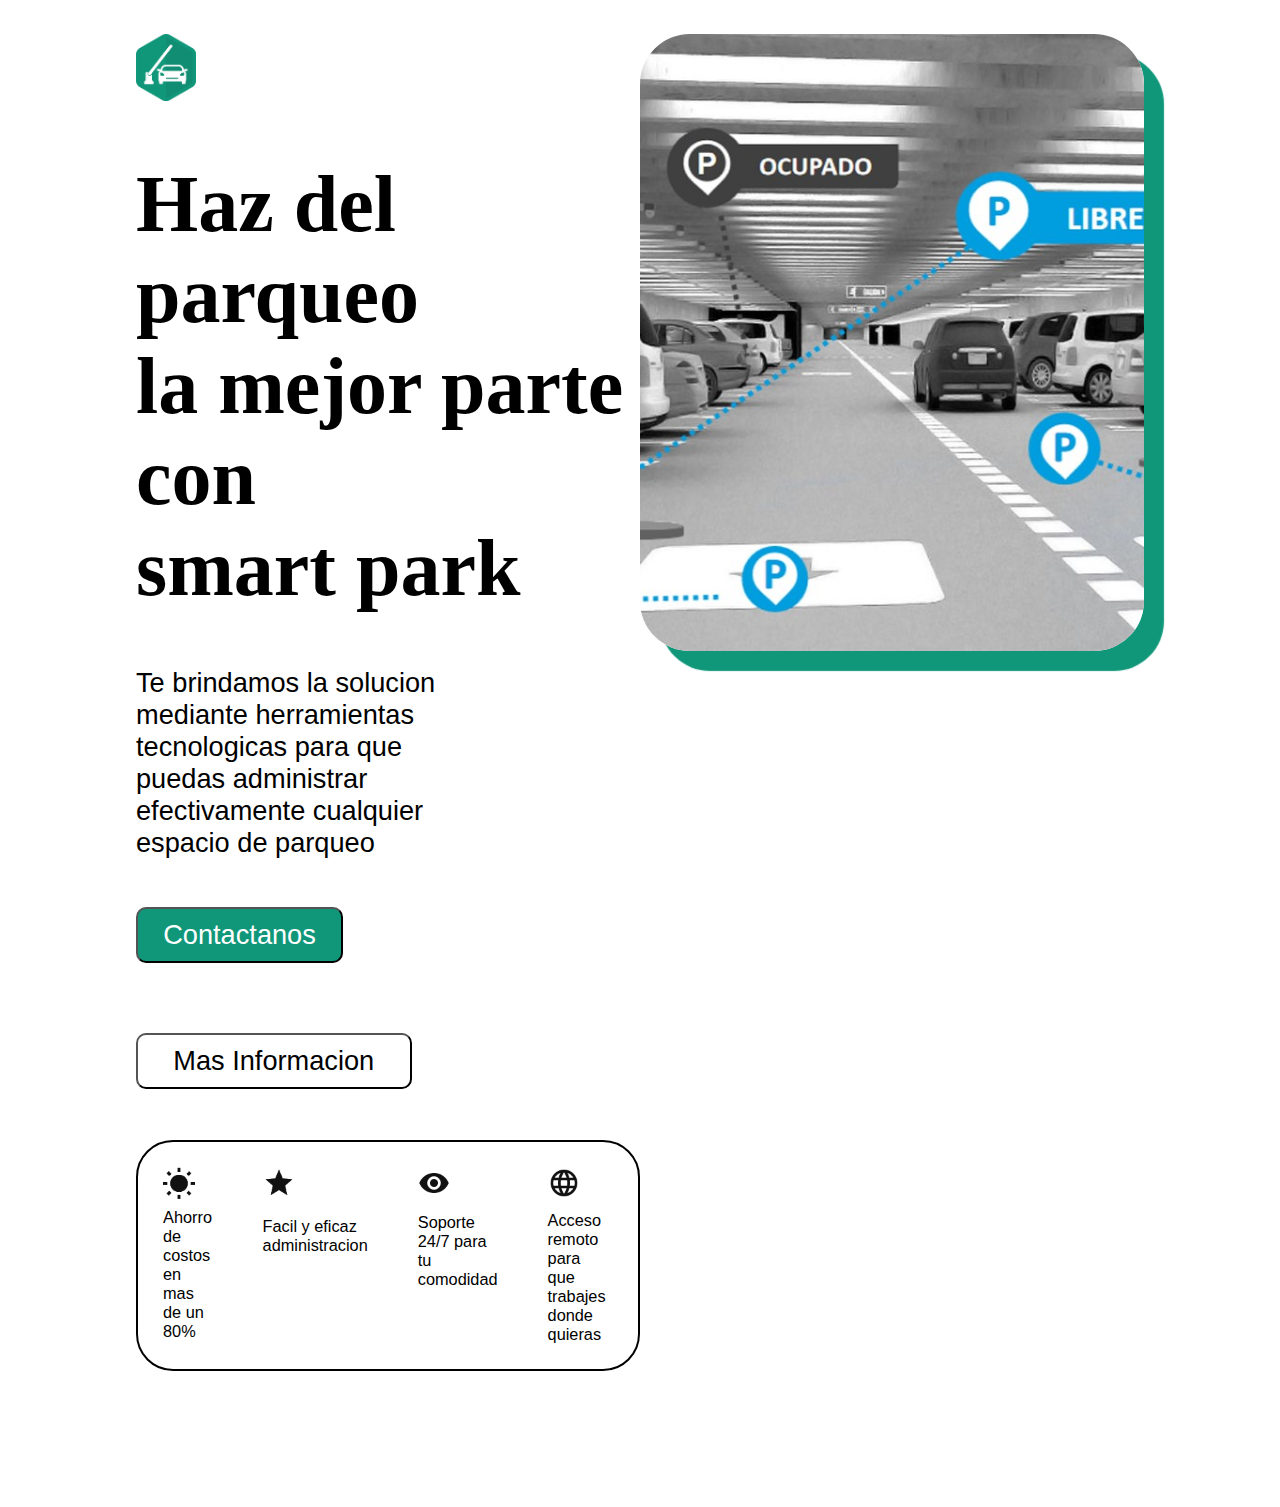
<file: index.html>
<!DOCTYPE html>
<html lang="es">
<head>
    <meta charset="UTF-8">
    <meta name="viewport" content="width=device-width, initial-scale=1.0">
    <title>Pagina 6</title>
    <link rel="stylesheet" href="/style/main.css">
    <script defer src="/js/main.js"></script>
</head>
<body>
    <div>
        <img src="/images/main/circulito.png" alt="Logo">
        <h1>Haz del parqueo <br> la mejor parte con <br> <span>smart park</span></h1>
        <p id="aña">Te brindamos la solucion mediante herramientas tecnologicas para que puedas administrar efectivamente cualquier espacio de parqueo</p> 
        <div id="botones">
            <button id="negrito">Contactanos</button>
            <button id="blanquito">Mas Informacion</button>
        </div>
        <div id="tabla" style="border: 2px solid black">
            <div>
                <img src="/images/main/sol icono.png" alt="sol">
                <p id="hola">Ahorro de costos en mas de un 80%</p>
            </div>
            <div>
                <img src="/images/main/estrella icono.png" alt="estrella">
                <p id="hola">Facil y eficaz administracion</p>
            </div>
            <div>
                <img src="/images/main/ojo icono.png" alt="ojo">
                <p id="hola">Soporte 24/7 para tu comodidad</p>
            </div>
            <div>
                <img src="/images/main/mundo icono.png" alt="">
                <p id="hola">Acceso remoto para que trabajes donde quieras</p>
            </div>
        </div>
    </div>
    <img id="info" src="/images/main/imagen-principal.jpg" alt="infografia">
</body>
</html>
</file>
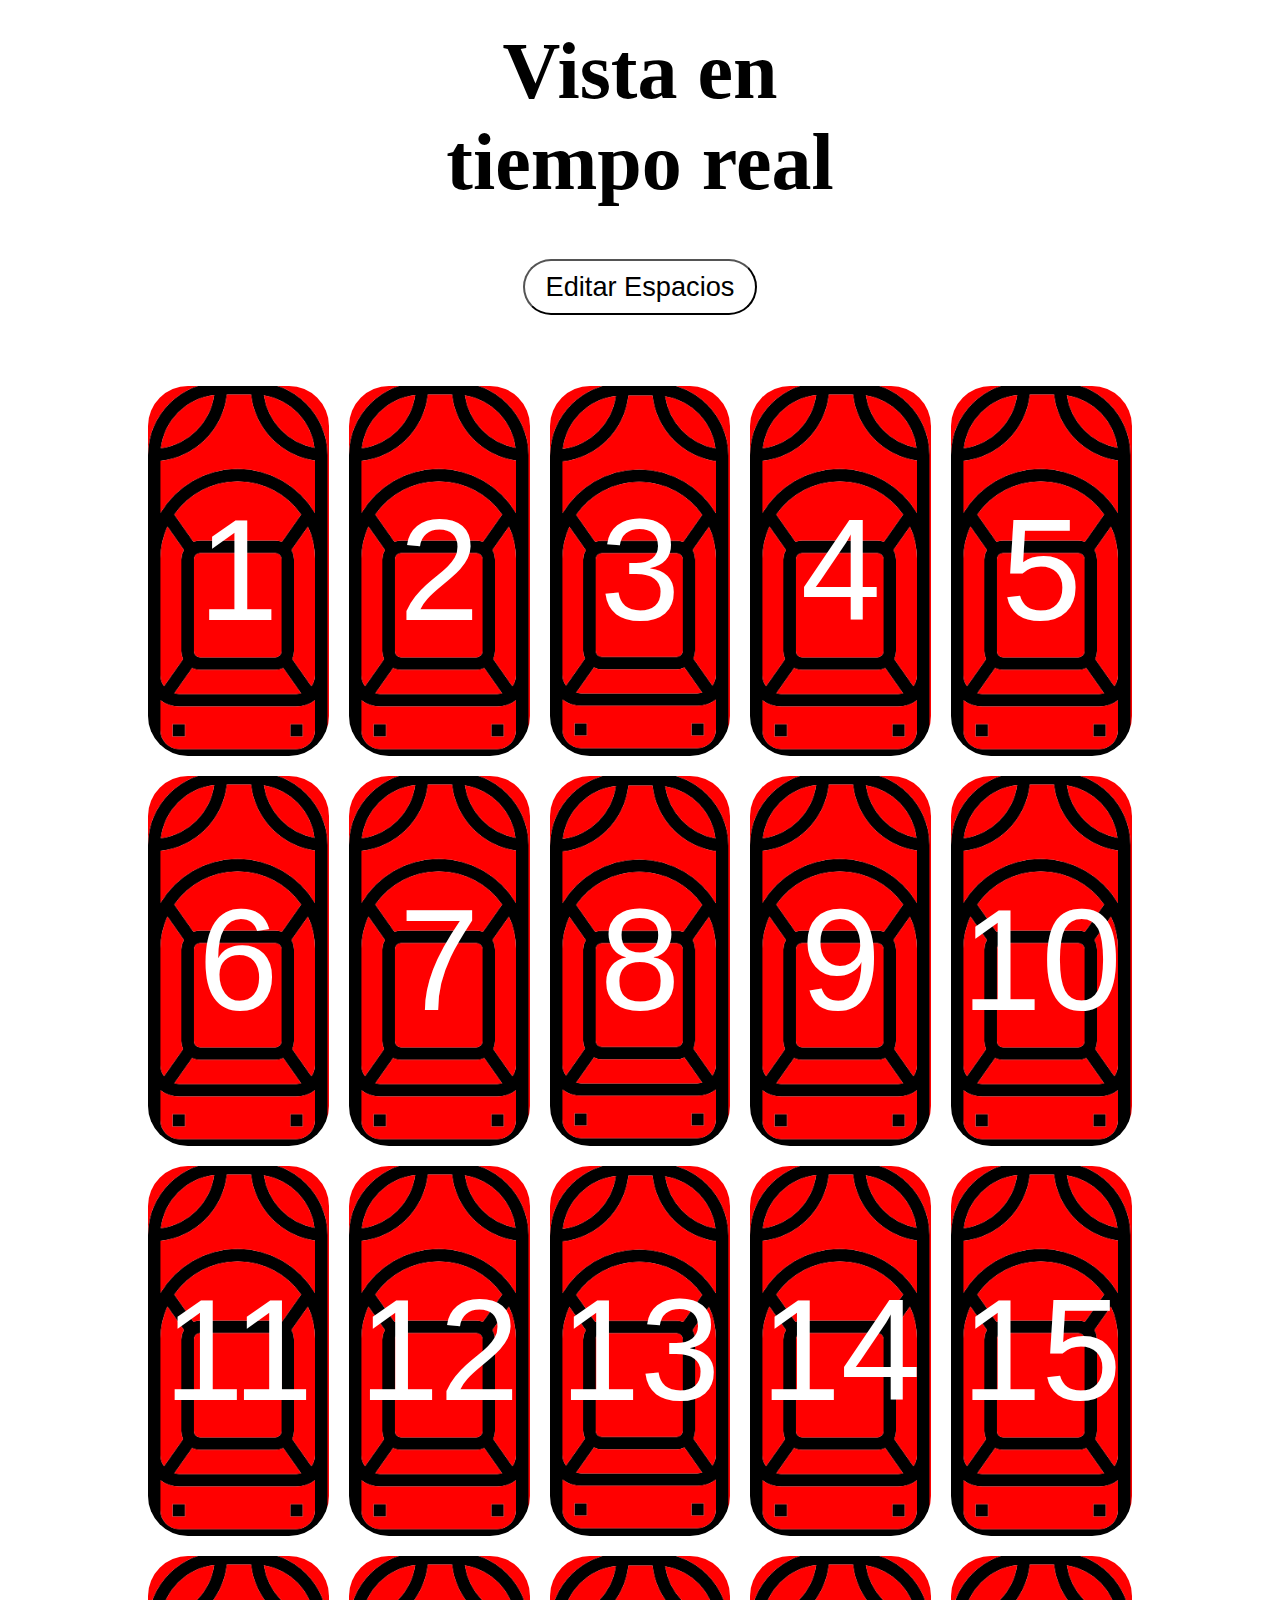
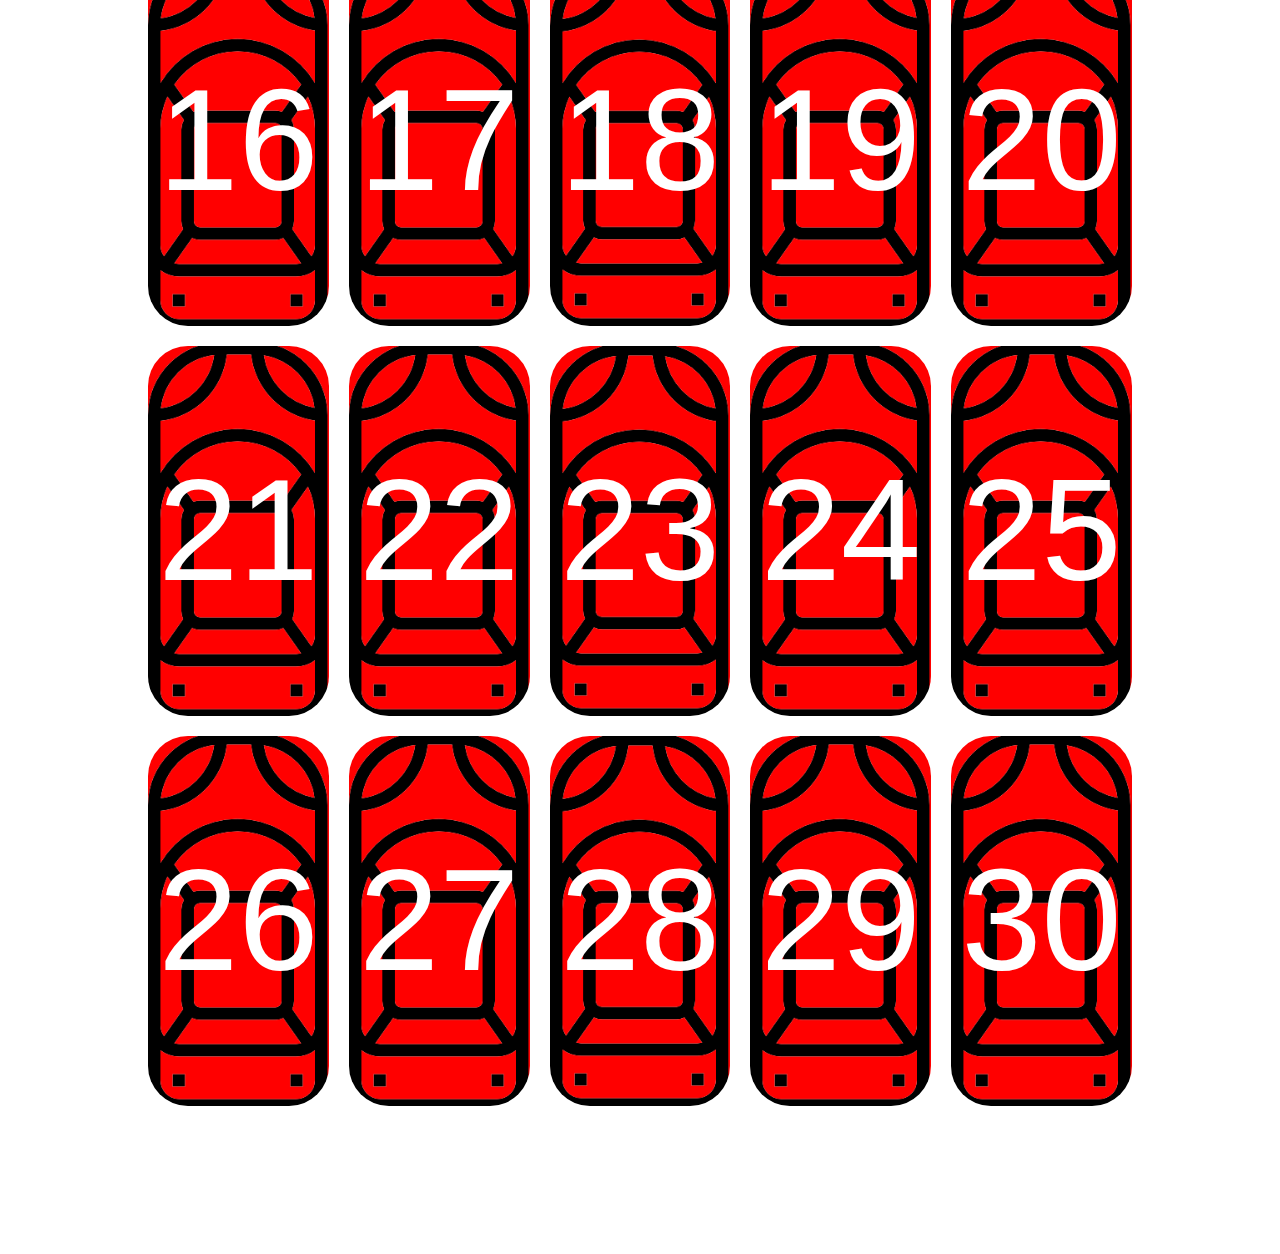
<file: html/administrador.html>
<!DOCTYPE html>
<html lang="es">
<head>
    <meta charset="UTF-8">
    <meta name="viewport" content="width=device-width, initial-scale=1.0">
    <title>Pagina 10</title>
    <link rel="stylesheet" href="/style/administrador.css">
</head>
<body>
    <div class="texto">
        <h1>Vista en <br>tiempo <span>real</span></h1>
        <button>Editar Espacios</button>
    </div>
    <div class="grid-container">
        <div id="uno" class="grid-item">1</div>
        <div id="dos" class="grid-item">2</div>
        <div id="tres" class="grid-item">3</div>
        <div id="cuatro" class="grid-item">4</div>
        <div class="grid-item">5</div>
        <div id="dos" class="grid-item">6</div>
        <div class="grid-item">7</div>
        <div id="cuatro" class="grid-item">8</div>
        <div class="grid-item">9</div>
        <div class="grid-item">10</div>
        <div id="uno" class="grid-item">11</div>
        <div id="tres" class="grid-item">12</div>
        <div id="cuatro" class="grid-item">13</div>
        <div class="grid-item">14</div>
        <div class="grid-item">15</div>
        <div id="tres" class="grid-item">16</div>
        <div class="grid-item">17</div>
        <div class="grid-item">18</div>
        <div id="cuatro" class="grid-item">19</div>
        <div id="uno" class="grid-item">20</div>
        <div id="dos" class="grid-item">21</div>
        <div id="tres" class="grid-item">22</div>
        <div class="grid-item">23</div>
        <div class="grid-item">24</div>
        <div id="uno" class="grid-item">25</div>
        <div class="grid-item">26</div>
        <div class="grid-item">27</div>
        <div id="dos" class="grid-item">28</div>
        <div id="cuatro" class="grid-item">29</div>
        <div id="tres" class="grid-item">30</div>
    </div>
</body>
</html>
</file>
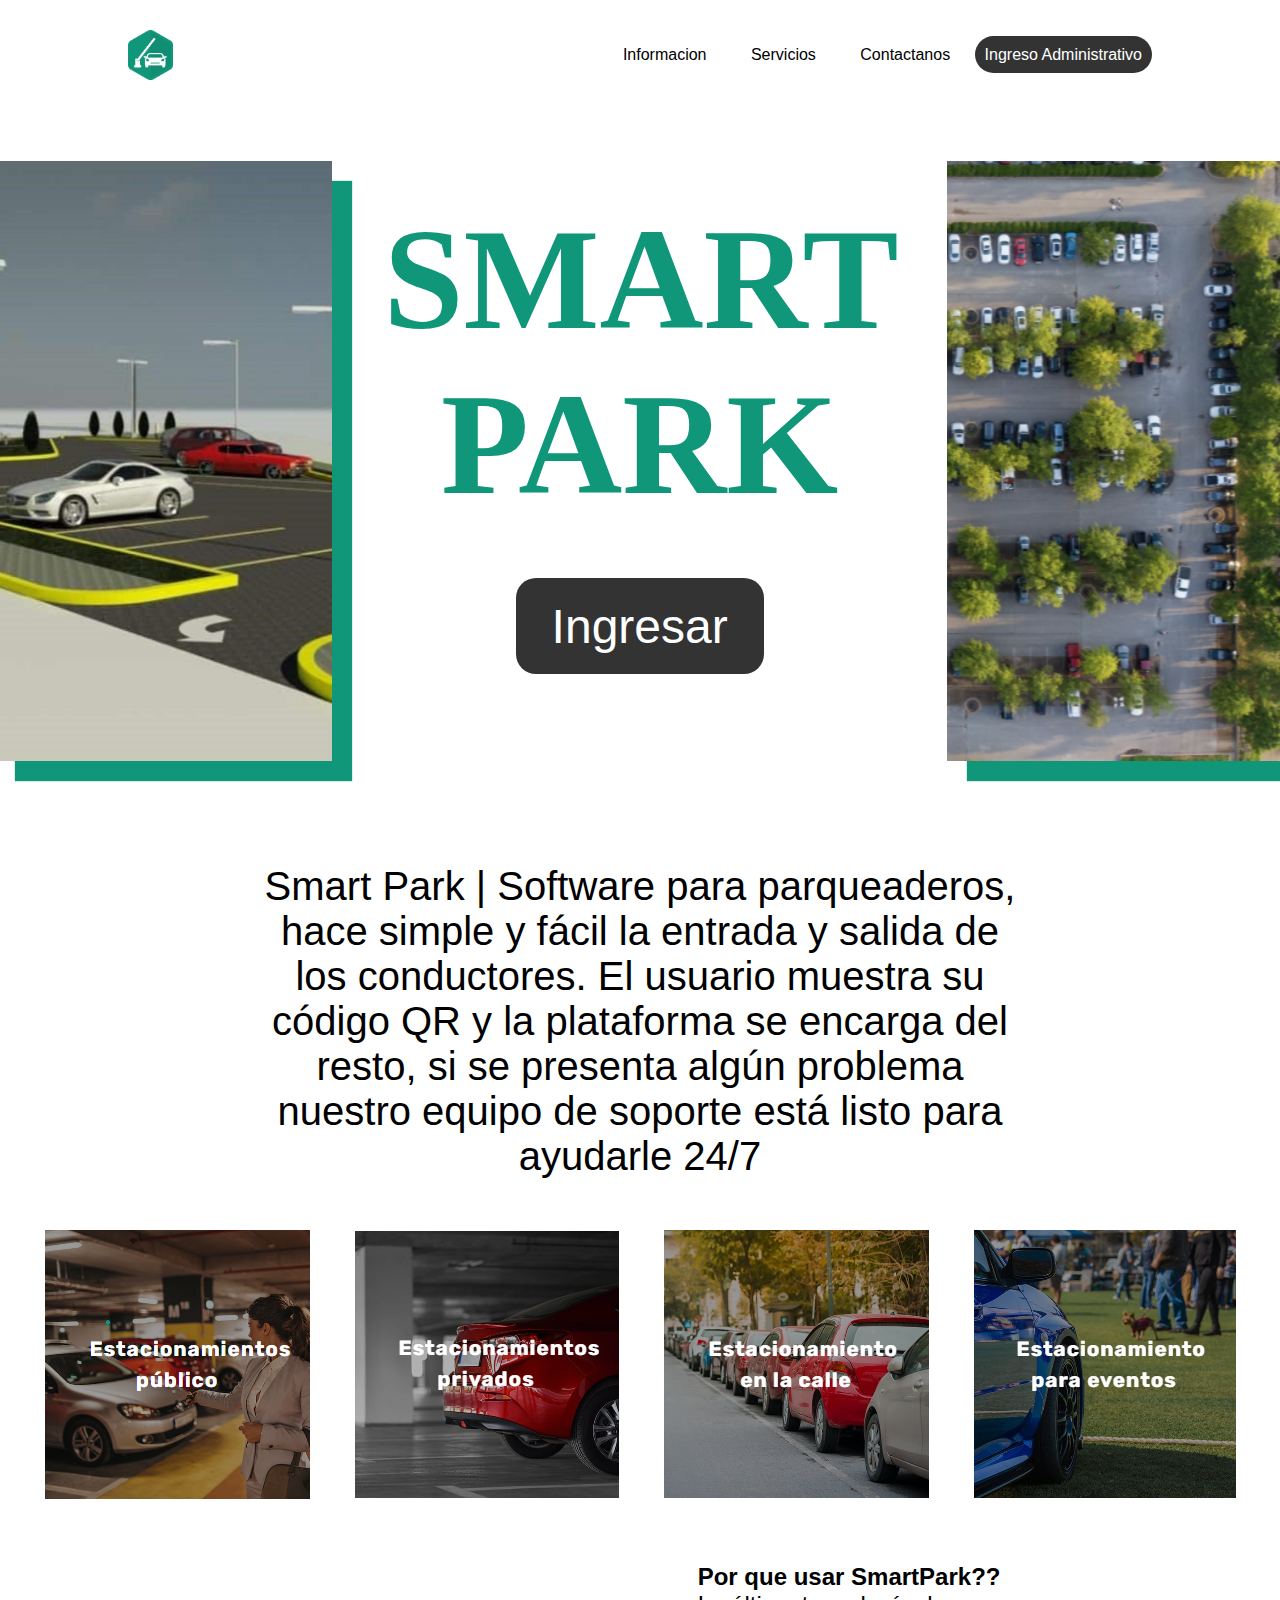
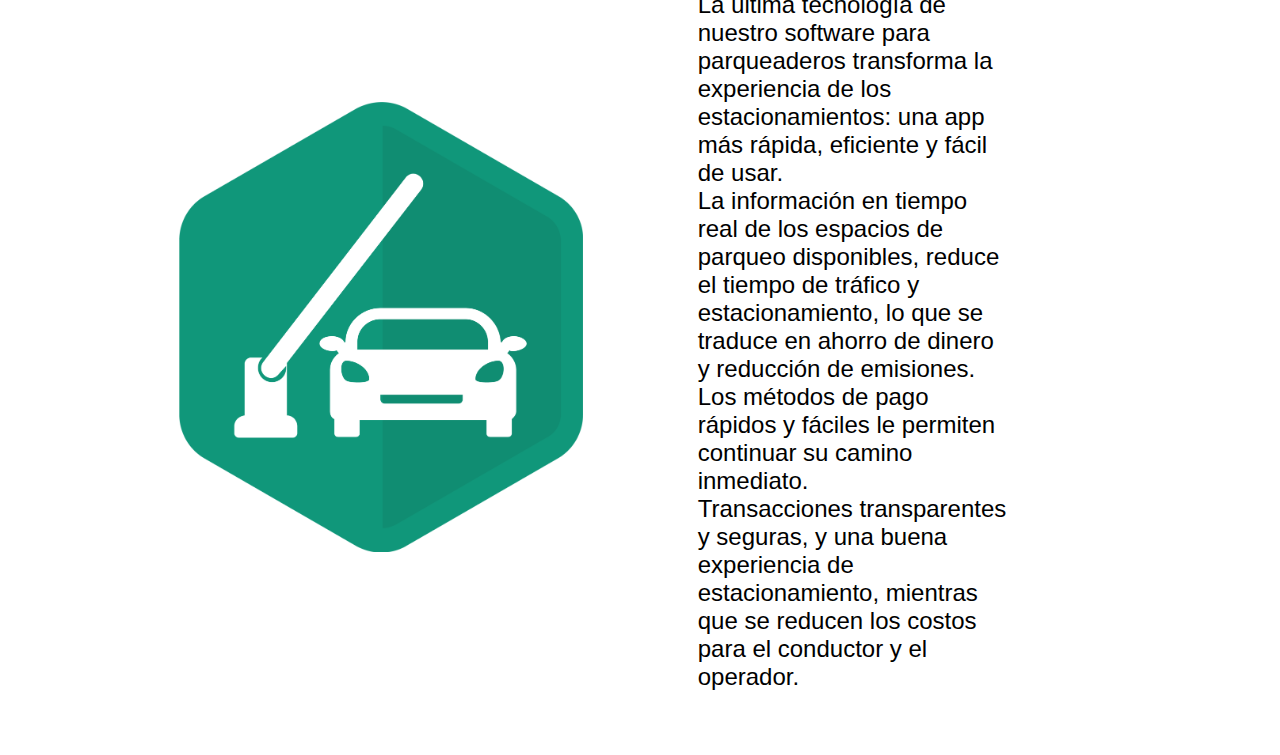
<file: html/interfaz.html>
<!DOCTYPE html>
<html lang="es">
<head>
    <link rel="icon" type="image/png" href="/images/main/circulito.png">
    <link rel="icon" type="image/png" href="/images/main/circulito.png">
    <meta charset="UTF-8">
    <meta name="viewport" content="width=device-width, initial-scale=1.0">
    <title>Smark Park</title>
    <link rel="stylesheet" href="/style/interfaz.css">
</head>
<body>
    <header>
        <img src="/images/main/circulito.png" alt="">
        <nav class="nav__links">
            <li><a href="#Nosotros">Informacion</a></li>
            <li><a href="/html/index.html">Servicios</a></li>
            <li><a href="https://api.whatsapp.com/send?phone=573152700602">Contactanos</a></li>
            <a class="ingreso" href="/html/administrador.html">Ingreso Administrativo</a>
        </nav>
    </header>
    <div class="cuerpo">
        <img src="/images/interfaz/R1.jpg" alt="">
        <div class="texto">
            <h1>SMART PARK</h1>
            <button>Ingresar</button>
        </div>
        <img src="/images/interfaz/R2.png" alt="">
    </div>
    <p>Smart Park | Software para parqueaderos, hace simple y fácil la entrada y salida de los conductores. El usuario muestra su código QR y la plataforma se encarga del resto, si se presenta algún problema nuestro equipo de soporte está listo para ayudarle 24/7</p>
    <div class="imagenes">
        <img src="/images/interfaz/mini1.PNG" alt="">
        <img src="/images/interfaz/mini2.PNG" alt="">
        <img src="/images/interfaz/mini3.PNG" alt="">
        <img src="/images/interfaz/mini4.PNG" alt="">
    </div>
    <div class="porque">
        <img src="/images/main/circulito.png" alt="">
        <div class="pq">
            <h2 id="Nosotros">Por que usar SmartPark??</h2>
            <p>La última tecnología de nuestro software para parqueaderos transforma la experiencia de los estacionamientos: una app más rápida, eficiente y fácil de usar.</p>
            <p>La información en tiempo real de los espacios de parqueo disponibles, reduce el tiempo de tráfico y estacionamiento, lo que se traduce en ahorro de dinero y reducción de emisiones.</p>
            <p>Los métodos de pago rápidos y fáciles le permiten continuar su camino inmediato.</p>
            <p>Transacciones transparentes y seguras, y una buena experiencia de estacionamiento, mientras que se reducen los costos para el conductor y el operador.</p>
        </div>
    </div>
</body>
</html>
</file>
<file: style/main.css>
body{
    display: flex;
    flex-direction: row;
    padding: 10%;
    padding-top: 2%;
    align-items: flex-start;
    justify-content: space-between;
}
#info{
    width: 50%;
    border-radius: 50px;
    box-shadow: 20px 20px 1px #10977A;
}
img{
    width: 12%;
}
h1{
    font-size: 500%;
}
span{
    animation: rgb 5s infinite;
}
@keyframes rgb {
    0% {
        color: #10977A;
    }
    50% {
        color: rgb(0, 0, 0);
    }
    100% {
        color: #10977A;
    }
}
p{
    font-size: 170%;
    font-family: Arial, Helvetica, sans-serif;
    width: 90%;
}
#aña{
    width: 70%;
}
button{
    font-size: 170%;
    border-radius: 10px;
    padding: 2%;
    margin-right: 6%;
    margin-top: 4%;
    margin-bottom: 10%;
}
#blanquito{
    color: black;
    background-color: white;
    padding-left: 7%;
    padding-right: 7%;
    cursor: pointer;
}
#negrito{
    color: rgb(255, 255, 255);
    background-color: #10977A;
    padding-left: 5%;
    padding-right: 5%;
    cursor: pointer;
}
#negrito:hover{
    background-color: black;
}
#tabla{
    border-radius: 37px;
    display: flex;
    flex-direction: row;
    justify-content: space-around;
    align-items: flex-start;
}
#tabla div{
    padding: 5%;
    font-size: 60%;
}
#tabla img{
    height: 2rem;
    width: 2rem;
}
#tabla div #hola{
    margin: 0%;
    margin-top: 15%;
}

@media(max-width: 740px){
    body{
        display: flex;
        flex-direction: column;
        padding: 1%;
    }
    h1{
        font-size: 200%;
    }
    p{
        font-size: 100%;
    }
    button{
        font-size: 100%;
        margin: 0%;
        padding: 1%;
        margin-bottom: 3%;
    }
    #info{
        width: 100%;
    }
    #tabla{
        border-radius: 10px;
        display: flex;
        flex-direction: arrow;
        align-items: center;
        margin-bottom: 3%;
    }
    #tabla div{
        padding: 2%;
        font-size: 100%;
    }
}
</file>
<file: style/administrador.css>
*{
    box-sizing: border-box;
    margin: 0;
}


body{
    padding: 10%;
    padding-top: 2%;
}
.texto{
    display: flex;
    flex-direction: column;
    align-items: center;
}
h1{
    font-size: 500%;
    text-align: center;
}
#uno{
    animation: primero 60s infinite;
}
@keyframes primero{
    0% {
        background-color: #ff0000;
    }
    5% {
        background-color: #10977A;
    }
    40%{
        background-color: #10977A;
    }
    45% {
        background-color: #ff0000;
    }
}
#dos{
    animation: segundo 60s infinite;
}
@keyframes segundo{
    0% {
        background-color: #10977A;
    }
    50% {
        background-color: #10977A;
    }
    55%{
        background-color: #ff0000;
    }
    95%{
        background-color: #ff0000;
    }
    100% {
        background-color: #10977A;
    }
}
#tres{
    animation: tercero 60s infinite;
}
@keyframes tercero{
    0% {
        background-color: #ff0000;
    }
    70%{
        background-color: #ff0000;
    }
    75%{
        background-color: #10977A
    }
    95% {
        background-color: #10977A;
    }
    100%{
        background-color: #ff0000;
    }
}
#cuatro{
    animation: cuarto 60s infinite;
}
@keyframes cuarto{
    0% {
        background-color: #ff0000;
    }
    20%{
        background-color: #ff0000;
    }
    25%{
        background-color: #10977A
    }
    95% {
        background-color: #10977A;
    }
    100%{
        background-color: #ff0000;
    }
}
span{
    animation: hola 10s infinite;
}
@keyframes hola {
    0% {
        color: #10977A;
    }
    50% {
        color: rgb(255, 0, 0);
    }
    100% {
        color: #10977A;
    }
}
button{
    color: black;
    background-color: white;
    border-radius: 60px;
    padding: 1%;
    padding-left: 2%;
    padding-right: 2%;
    font-size: 170%;
    cursor: pointer;
    margin: 5%;
}
.grid-item{
    display: flex;
    align-items: center;
    justify-content: center;

    background-color: red;
    color: white;
    font-size: 900%;
    font-family: Arial, Helvetica, sans-serif;
    border-radius: 40px;
    transition: transform 0.3s ease-in-out;
    background-image: url(/images/administrador/1367366.png);

    background-size: cover;
    background-position: center;
    background-repeat: no-repeat;
}

.grid-item:hover{
    filter: opacity(0.9);
    transform: scale(1.04);
}

.grid-container{
    display: grid;
    grid-template-columns: repeat(auto-fill, minmax(150px, 1fr));
    grid-auto-rows: minmax(370px, auto);
    gap: 20px;
    padding: 20px;
    grid-auto-flow: dense;
}

@media(max-width: 740px){
    body{
        padding: 0%;
        display: flex;
        flex-direction: column;
        align-items: center;
    }
    h1{
        font-size: 300%;
    }
    p{
        font-size: 100%;
    }
    button{
        padding: 0%;
        font-size: 100%;
        border-radius: 0px;
    }
    .grid-container{
        display: grid;
        grid-template-columns: repeat(auto-fill, 172px);
        grid-auto-rows: minmax(92px, 72px);
        gap: 2%;
        padding: 10px;
        margin-bottom: 10px;
    }
}
</file>
<file: style/interfaz.css>
*{
    padding: 0;
    margin: 0;
    scroll-behavior: smooth;
    font-family: Arial, Helvetica, sans-serif;
}
header{
    display: flex;
    justify-content: space-between;
    align-items: center;
    padding: 30px 10%;
}
header img{
    height: 50px;
}
.nav__links{
    list-style: none;
}
.nav__links li{
    display: inline-block;
    padding: 0px 20px;
}
.nav__links li a{
    transition: all 0.3s ease 0s;
    text-decoration: none;
    color: black;
}
.nav__links li a:hover{
    color: #10977A;
    text-decoration: underline;
}
.ingreso{
    color: white;
    background-color: rgb(51, 51, 51);
    border: none;
    border-radius: 20px;
    text-decoration: none;
    padding: 10px;
}
.ingreso:hover{
    color: black;
    background-color: #10977A;
    border: solid black;
}

.cuerpo{
    display: flex;
    flex-direction: row;
    justify-content: center;
}
.cuerpo img{
    margin: 4%;
    box-shadow: 20px 20px 1px #10977A;
    height: 600px;
}
.texto{
    display: flex;
    flex-direction: column;
    justify-content: center;
    align-items: center;
}
.texto h1{
    font-family: serif;
    font-size: 900%;
    padding: 0 20%;
    color: #10977A;
    width: 100%;
    text-align: center;
}

button{
    margin: 10%;
    font-size: 300%;
    color: white;
    background-color: rgb(51, 51, 51);
    border: none;
    border-radius: 20px;
    padding: 4% 7%;
}
button:hover{
    color: black;
    background-color: #10977A;
    border: solid black;
}

p{
    text-align: center;
    font-size: 250%;
    width: 60%;
    margin: 0 auto;
    padding: 4%;
}
.imagenes{
    width: 100%;
    display: flex;
    display: flex;
    justify-content: space-evenly;
    align-items: center;
}
.porque{
    display: flex;
    flex-direction: row;
    align-items: center;
    padding: 5%;
}
.porque img{
    height: 450px;
    padding: 10%;
}
.pq{
    display: flex;
    flex-direction: column;
}
.pq p{
    font-size: 150%;
    text-align: start;
    padding: 0%;
    margin: 0;
}
</file>
